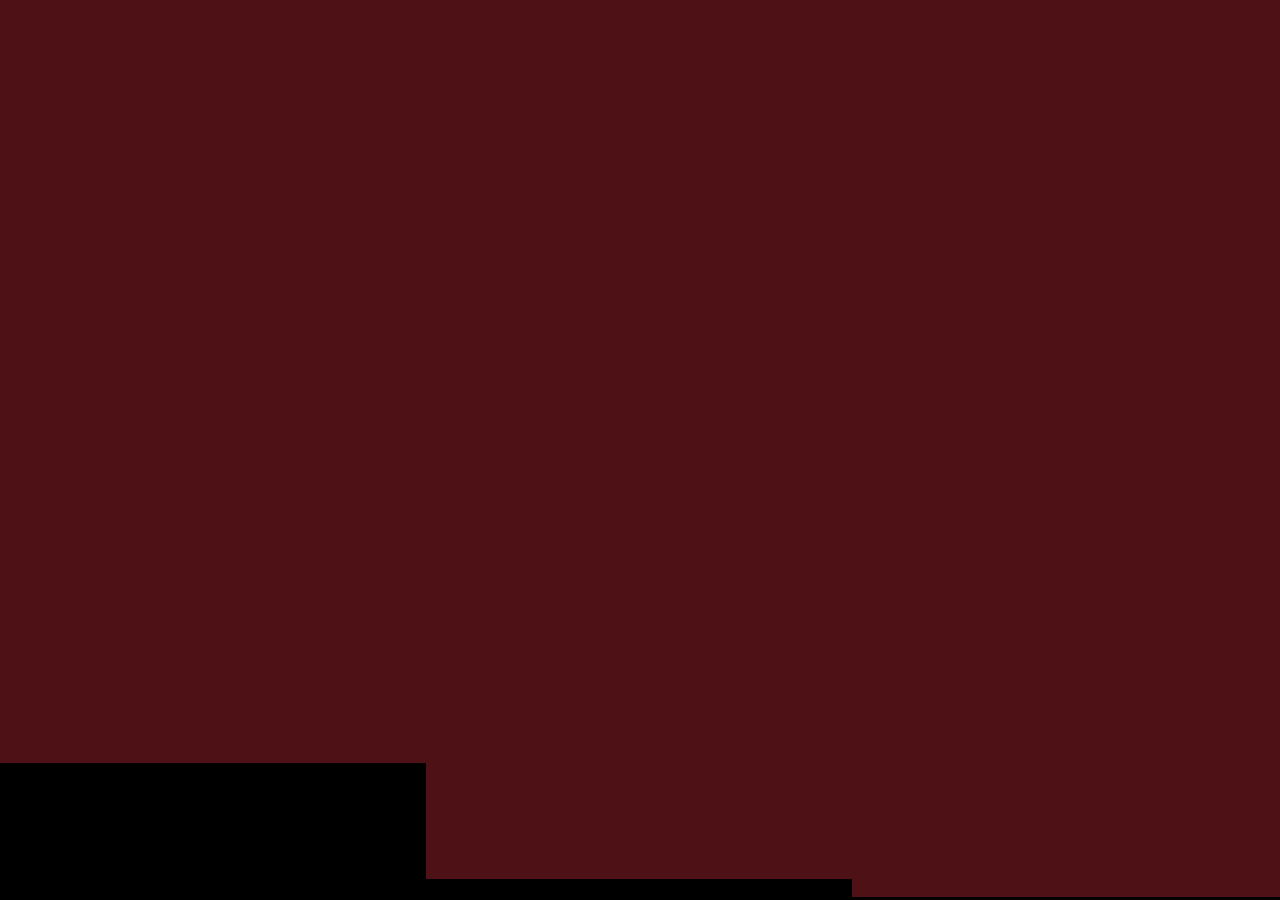
<file: index.html>
<!DOCTYPE html>
<html lang="en">
    <head>
        <meta charset="UTF-8">
        <meta name="viewport" content="width=device-width, initial-scale=1.0">
        <meta name="description" content="Nakedi Tumelo Peta, Junior Cybersecurity Analyst. Threat monitoring, incident response and security assessment.">
        <link rel="stylesheet" href="assets/css/styles.css">
        <title>Nakedi Tumelo Peta | Cyber Security Analyst</title>
    </head>
    <body>
        <!-- OVERLAY -->
        <div class="overlay first"></div>
        <div class="overlay second"></div>
        <div class="overlay third"></div>

        <!-- HEADER -->
        <header class="l-header">
            <nav class="nav bd-grid">
                <div>
                    <a href="index.html" class="nav__logo">Nakedi Peta</a>
                </div>

                <div class="nav__menu" id="nav-menu">
                    <ul class="nav__list">
                        <li class="nav__item"><a href="#home" class="nav__link">Home</a></li>
                        <li class="nav__item"><a href="about.html" class="nav__link">About</a></li>
                        <li class="nav__item"><a href="projects.html" class="nav__link">Projects</a></li>
                        <li class="nav__item"><a href="certifications.html" class="nav__link">Certifications</a></li>
                        <li class="nav__item"><a href="assets/resume/Nakedi_Peta_CV_JuniorCyberAnalyst.pdf" class="nav__link" target="_blank" rel="noopener">CV</a></li>
                        <li class="nav__item"><a href="contact.html" class="nav__link">Contact</a></li>
                    </ul>
                </div>

                <div class="nav__toggle" id="nav-toggle">
                    <ion-icon name="menu"></ion-icon>
                </div>
            </nav>
        </header>

        <!-- MAIN -->
        <main class="l-main bd-grid">
            <div class="home" id="home">
                <div class="home__information">
                    <span class="home__pressent anime-text">Hello, My name is</span>
                    <h1 class="home__title anime-text">Nakedi Tumelo Peta</h1>
                    <span class="home__skill anime-text">Cyber Security Analyst</span>

                    <span class="home__focus anime-text">
                        <!-- Screen readers get the plain list; the animated copy
                             is hidden from them so it is not re-announced on
                             every keystroke. -->
                        <span class="sr-only">SOC Monitoring, ICS / OT Security, Penetration Testing</span>
                        <span class="home__typed" id="home-typed" aria-hidden="true"></span><span class="home__caret" aria-hidden="true">_</span>
                    </span>

                    <div>
                        <a href="assets/resume/Nakedi_Peta_CV_JuniorCyberAnalyst.pdf" class="home__button anime-text" download>DOWNLOAD CV</a>
                    </div>
                </div>

                <div class="home__img">
                    <img src="assets/img/img2.jpg" alt="">
                </div>

                <div class="home__social">
                    <a href="https://www.linkedin.com/in/nakedi-tumelo-peta-30045b381"
                       class="home__social-link" target="_blank" rel="noopener noreferrer"
                       title="LinkedIn" aria-label="LinkedIn profile">
                        <ion-icon name="logo-linkedin" class="home__social-icon"></ion-icon>
                    </a>
                    <a href="https://github.com/naksMann"
                       class="home__social-link" target="_blank" rel="noopener noreferrer"
                       title="GitHub" aria-label="GitHub profile">
                        <ion-icon name="logo-github" class="home__social-icon"></ion-icon>
                    </a>
                    <a href="https://tryhackme.com/room/mwrcybersecvirtualintershipcapstone"
                       class="home__social-link" target="_blank" rel="noopener noreferrer"
                       title="TryHackMe: MWR CyberSec capstone"
                       aria-label="MWR CyberSec capstone room on TryHackMe">
                        <ion-icon name="flag" class="home__social-icon"></ion-icon>
                    </a>
                    <a href="mailto:makgwatatumelo46@gmail.com"
                       class="home__social-link"
                       title="Email" aria-label="Email me">
                        <ion-icon name="mail" class="home__social-icon"></ion-icon>
                    </a>
                </div>

            </div>
        </main>

        <!-- GSAP -->
        <script src="https://cdnjs.cloudflare.com/ajax/libs/gsap/3.2.4/gsap.min.js"></script>

        <!-- MAIN (icons are drawn inline by main.js) -->
        <script src="assets/js/main.js"></script>
    </body>
</html>
</file>
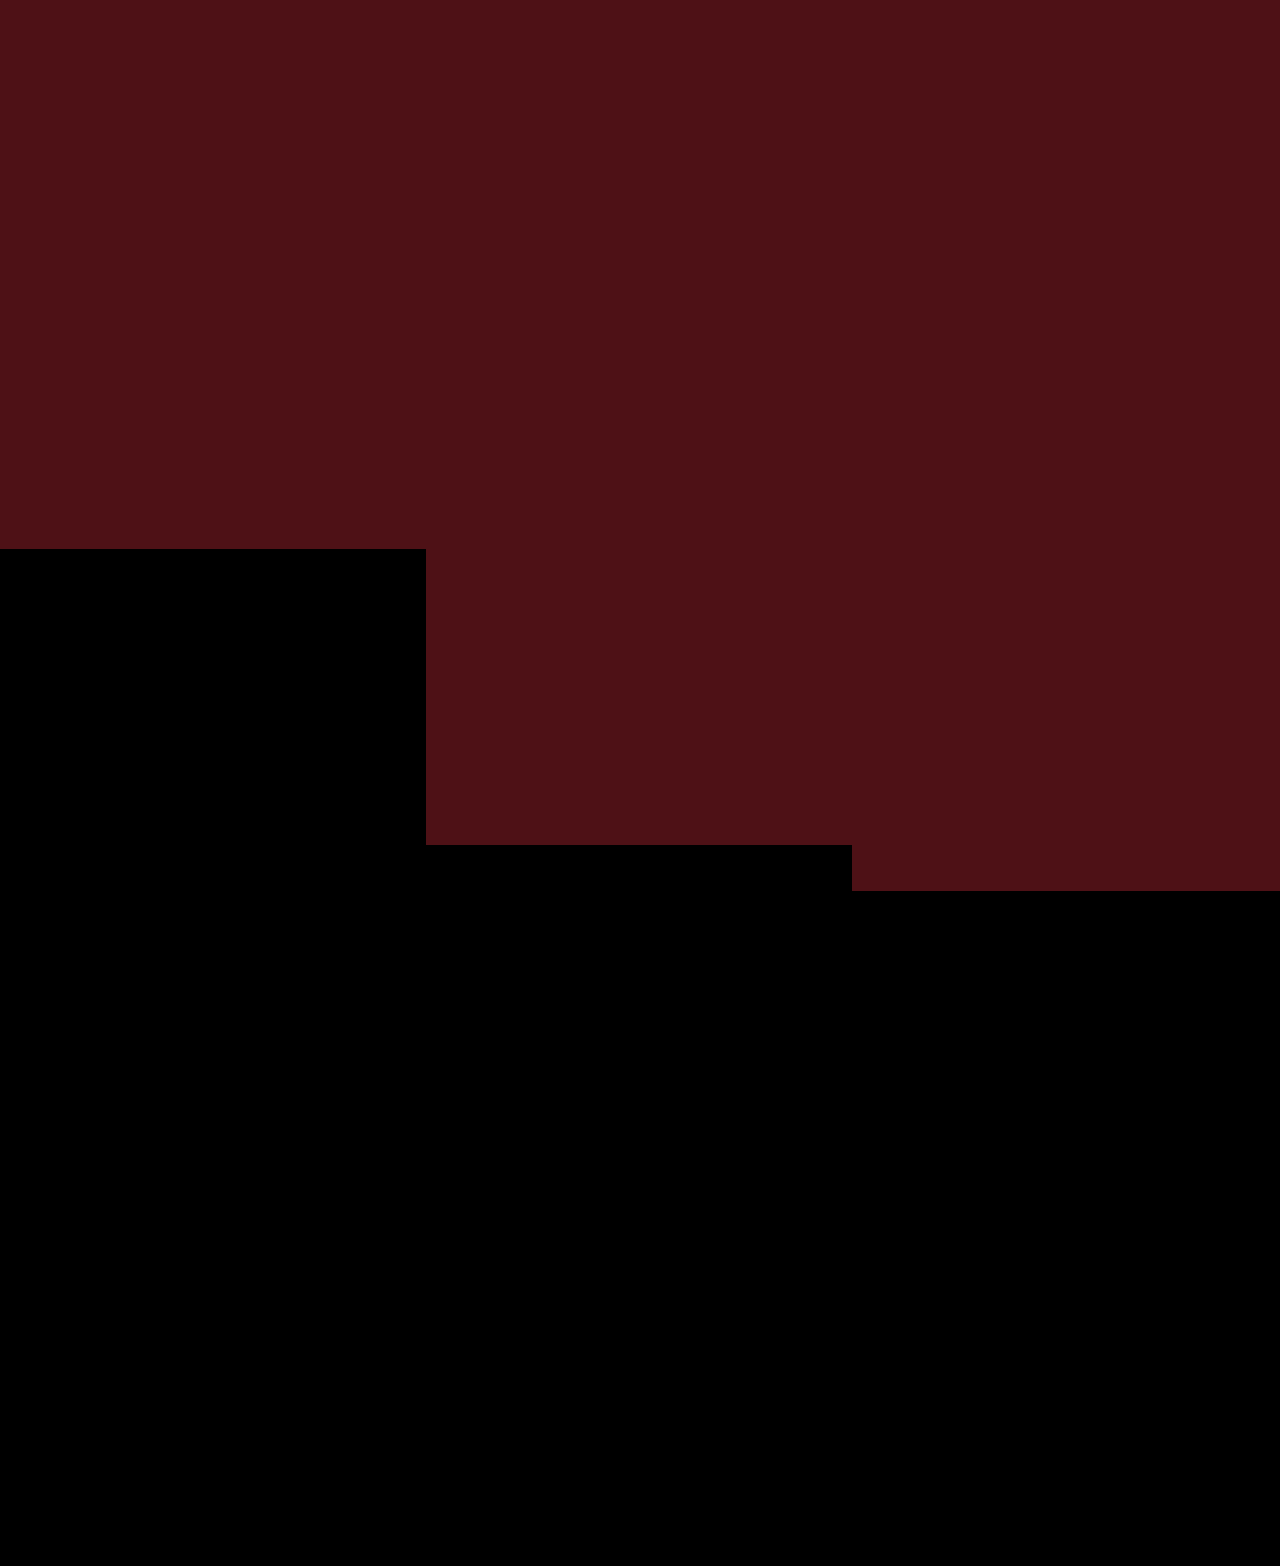
<file: about.html>
<!DOCTYPE html>
<html lang="en">
    <head>
        <meta charset="UTF-8">
        <meta name="viewport" content="width=device-width, initial-scale=1.0">
        <meta name="description" content="About Nakedi Tumelo Peta, Junior Cybersecurity Analyst. SOC monitoring, incident response, penetration testing and ICS/OT security.">
        <link rel="stylesheet" href="assets/css/styles.css">
        <title>About | Nakedi Tumelo Peta</title>
    </head>
    <body>
        <!-- OVERLAY -->
        <div class="overlay first"></div>
        <div class="overlay second"></div>
        <div class="overlay third"></div>

        <!-- HEADER -->
        <header class="l-header">
            <nav class="nav bd-grid">
                <div>
                    <a href="index.html" class="nav__logo">Nakedi Peta</a>
                </div>

                <div class="nav__menu" id="nav-menu">
                    <ul class="nav__list">
                        <li class="nav__item"><a href="index.html#home" class="nav__link">Home</a></li>
                        <li class="nav__item"><a href="about.html" class="nav__link">About</a></li>
                        <li class="nav__item"><a href="projects.html" class="nav__link">Projects</a></li>
                        <li class="nav__item"><a href="certifications.html" class="nav__link">Certifications</a></li>
                        <li class="nav__item"><a href="assets/resume/Nakedi_Peta_CV_JuniorCyberAnalyst.pdf" class="nav__link" target="_blank" rel="noopener">CV</a></li>
                        <li class="nav__item"><a href="contact.html" class="nav__link">Contact</a></li>
                    </ul>
                </div>

                <div class="nav__toggle" id="nav-toggle">
                    <ion-icon name="menu"></ion-icon>
                </div>
            </nav>
        </header>

        <!-- ABOUT -->
        <main>
            <section class="about about--page" id="about">
                <div class="about__container bd-grid">
                    <div class="about__data">
                        <h1 class="about__title">About Me</h1>

                        <p class="about__description">
                            I'm Nakedi Tumelo Peta, a Computer Systems Engineering graduand at Tshwane
                            University of Technology who just wrapped up a twelve-month Cybersecurity
                            Internship at the 4IR Lab in Soshanguve. My work spans SOC monitoring,
                            penetration testing, and ICS/OT security.
                        </p>

                        <p class="about__description">
                            In the SOC I triaged logon and process-creation events in Microsoft Sentinel
                            and Sysmon, documenting playbooks for the next analyst. On the offensive side,
                            I ran a black-box pentest that chained an unrestricted file upload into remote
                            code execution, and assessed a Siemens S7-1200 PLC by issuing an unauthenticated
                            STOP command that halted it mid-run.
                        </p>

                        <p class="about__description">
                            Outside of my work, I build my own tooling: a Wazuh SOC lab with anomaly
                            detection, an Azure honeypot, and an Intrusion-based AI-facial recognition system.
                        </p>

                        <a href="mailto:makgwatatumelo46@gmail.com" class="about__button">Contact Me</a>

                        <h2 class="about__subtitle">Skills</h2>

                        <div class="about__skill-group">
                            <h3 class="about__skill-label">Threat Monitoring &amp; Detection</h3>
                            <div class="about__skills">
                                <span class="about__pill">Microsoft Sentinel</span>
                                <span class="about__pill">KQL</span>
                                <span class="about__pill">Wazuh</span>
                                <span class="about__pill">Sysmon</span>
                                <span class="about__pill">Windows Event Logs</span>
                                <span class="about__pill">File Integrity Monitoring</span>
                            </div>
                        </div>

                        <div class="about__skill-group">
                            <h3 class="about__skill-label">Incident Response</h3>
                            <div class="about__skills">
                                <span class="about__pill">Tier 1 &amp; Tier 2 Triage</span>
                                <span class="about__pill">Investigation Playbooks</span>
                                <span class="about__pill">Insider Threat</span>
                                <span class="about__pill">Brute Force Analysis</span>
                                <span class="about__pill">Shift Handover Reporting</span>
                            </div>
                        </div>

                        <div class="about__skill-group">
                            <h3 class="about__skill-label">Penetration Testing</h3>
                            <div class="about__skills">
                                <span class="about__pill">OWASP Top 10</span>
                                <span class="about__pill">CVSS v3.1</span>
                                <span class="about__pill">MITRE ATT&amp;CK</span>
                                <span class="about__pill">Burp Suite</span>
                                <span class="about__pill">Metasploit</span>
                                <span class="about__pill">Nmap</span>
                                <span class="about__pill">John the Ripper</span>
                                <span class="about__pill">Kali Linux</span>
                            </div>
                        </div>

                        <div class="about__skill-group">
                            <h3 class="about__skill-label">ICS / OT Security</h3>
                            <div class="about__skills">
                                <span class="about__pill">Siemens S7-1200</span>
                                <span class="about__pill">S7comm</span>
                                <span class="about__pill">Modbus TCP</span>
                                <span class="about__pill">OpenPLC</span>
                                <span class="about__pill">Zeek</span>
                                <span class="about__pill">Network Segmentation</span>
                            </div>
                        </div>

                        <div class="about__skill-group">
                            <h3 class="about__skill-label">Systems &amp; Programming</h3>
                            <div class="about__skills">
                                <span class="about__pill">Python</span>
                                <span class="about__pill">JavaScript</span>
                                <span class="about__pill">C++</span>
                                <span class="about__pill">SQL</span>
                                <span class="about__pill">Linux (Ubuntu)</span>
                                <span class="about__pill">Windows</span>
                                <span class="about__pill">Docker</span>
                                <span class="about__pill">Microsoft Azure</span>
                                <span class="about__pill">Flask</span>
                                <span class="about__pill">Grafana</span>
                            </div>
                        </div>
                    </div>

                    <div class="about__img-container">
                        <img src="assets/img/aboutmepic.png" alt="Portrait of Nakedi Tumelo Peta" class="about__img">
                    </div>
                </div>
            </section>
        </main>

        <!-- GSAP -->
        <script src="https://cdnjs.cloudflare.com/ajax/libs/gsap/3.2.4/gsap.min.js"></script>

        <!-- MAIN (icons are drawn inline by main.js) -->
        <script src="assets/js/main.js"></script>
    </body>
</html>
</file>
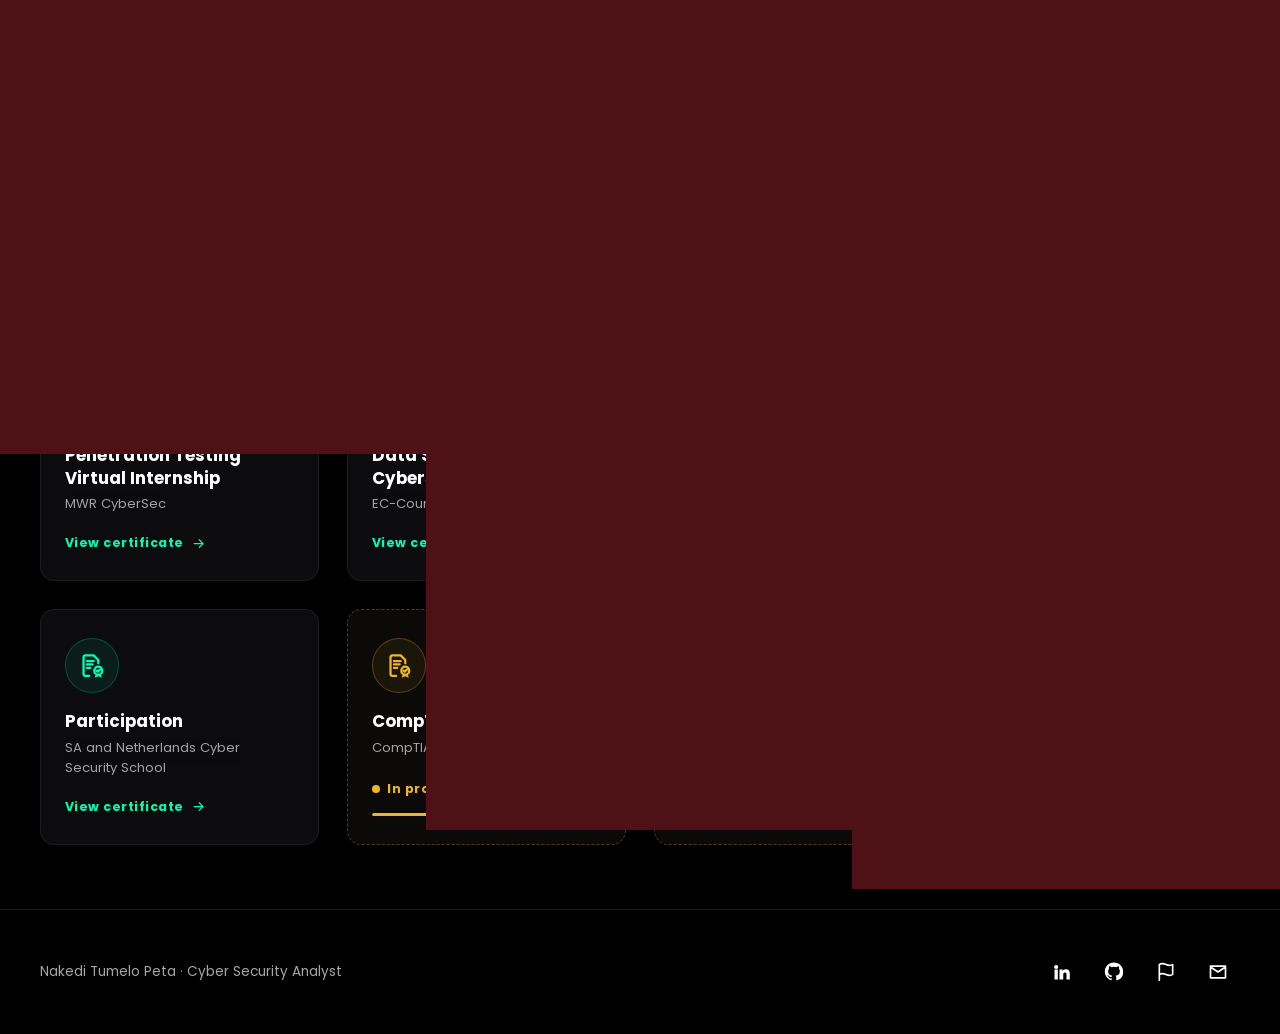
<file: certifications.html>
<!DOCTYPE html>
<html lang="en">
    <head>
        <meta charset="UTF-8">
        <meta name="viewport" content="width=device-width, initial-scale=1.0">
        <meta name="description" content="Certifications and training held by Nakedi Tumelo Peta, including MWR CyberSec penetration testing, EC-Council data science in cybersecurity, and CompTIA Security+ and Cisco CCNA in progress.">
        <link rel="stylesheet" href="assets/css/styles.css">
        <title>Certifications | Nakedi Tumelo Peta</title>
    </head>
    <body>
        <!-- OVERLAY -->
        <div class="overlay first"></div>
        <div class="overlay second"></div>
        <div class="overlay third"></div>

        <!-- HEADER -->
        <header class="l-header">
            <nav class="nav bd-grid">
                <div>
                    <a href="index.html" class="nav__logo">Nakedi Peta</a>
                </div>

                <div class="nav__menu" id="nav-menu">
                    <ul class="nav__list">
                        <li class="nav__item"><a href="index.html#home" class="nav__link">Home</a></li>
                        <li class="nav__item"><a href="about.html" class="nav__link">About</a></li>
                        <li class="nav__item"><a href="projects.html" class="nav__link">Projects</a></li>
                        <li class="nav__item"><a href="certifications.html" class="nav__link">Certifications</a></li>
                        <li class="nav__item"><a href="assets/resume/Nakedi_Peta_CV_JuniorCyberAnalyst.pdf" class="nav__link" target="_blank" rel="noopener">CV</a></li>
                        <li class="nav__item"><a href="contact.html" class="nav__link">Contact</a></li>
                    </ul>
                </div>

                <div class="nav__toggle" id="nav-toggle">
                    <ion-icon name="menu"></ion-icon>
                </div>
            </nav>
        </header>

        <!-- CERTIFICATIONS -->
        <main>
            <section class="certs" id="certifications">
                <div class="bd-grid">
                    <h1 class="certs__title">Certifications</h1>
                    <p class="certs__intro">
                        Training completed and in progress. Select any earned certificate to read it.
                    </p>

                    <!-- Cards are rendered here by assets/js/main.js -->
                    <div class="certs__grid" id="certs-grid"></div>
                </div>
            </section>
        </main>

        <!-- FOOTER -->
        <footer class="footer">
            <div class="bd-grid footer__inner">
                <p class="footer__text">Nakedi Tumelo Peta &middot; Cyber Security Analyst</p>
                <div class="footer__social">
                    <a href="https://www.linkedin.com/in/nakedi-tumelo-peta-30045b381" class="footer__link" target="_blank" rel="noopener noreferrer" title="LinkedIn" aria-label="LinkedIn profile">
                        <ion-icon name="logo-linkedin"></ion-icon>
                    </a>
                    <a href="https://github.com/naksMann" class="footer__link" target="_blank" rel="noopener noreferrer" title="GitHub" aria-label="GitHub profile">
                        <ion-icon name="logo-github"></ion-icon>
                    </a>
                    <a href="https://tryhackme.com/room/mwrcybersecvirtualintershipcapstone" class="footer__link" target="_blank" rel="noopener noreferrer" title="TryHackMe: MWR CyberSec capstone" aria-label="MWR CyberSec capstone room on TryHackMe">
                        <ion-icon name="flag"></ion-icon>
                    </a>
                    <a href="mailto:makgwatatumelo46@gmail.com" class="footer__link" title="Email" aria-label="Email me">
                        <ion-icon name="mail"></ion-icon>
                    </a>
                </div>
            </div>
        </footer>

        <!-- DETAIL MODAL (shared with projects.html) -->
        <div class="modal" id="project-modal" hidden>
            <div class="modal__backdrop" data-close-modal></div>

            <div class="modal__panel" role="dialog" aria-modal="true" aria-labelledby="modal-title">
                <button class="modal__close" type="button" data-close-modal aria-label="Close">
                    <ion-icon name="close"></ion-icon>
                </button>

                <div class="modal__scroll">
                    <span class="modal__subtitle" id="modal-subtitle"></span>
                    <h2 class="modal__title" id="modal-title"></h2>
                    <div class="modal__tags" id="modal-tags"></div>
                    <div class="modal__body" id="modal-body"></div>

                    <div class="modal__section" id="modal-video-section" hidden>
                        <h3 class="modal__section-title">Walkthrough</h3>
                        <div class="modal__video"><iframe id="modal-video" title="Walkthrough video" allow="accelerometer; clipboard-write; encrypted-media; gyroscope; picture-in-picture" allowfullscreen></iframe></div>
                    </div>

                    <div class="modal__section" id="modal-docs-section">
                        <h3 class="modal__section-title">Certificate</h3>
                        <div class="modal__doc-tabs" id="modal-doc-tabs"></div>
                        <div class="modal__viewer">
                            <iframe id="modal-doc-frame" title="Certificate"></iframe>
                        </div>
                        <a class="modal__doc-open" id="modal-doc-open" href="#" target="_blank" rel="noopener">
                            <ion-icon name="document-text"></ion-icon>
                            Open the full certificate
                        </a>
                    </div>
                </div>
            </div>
        </div>

        <!-- GSAP -->
        <script src="https://cdnjs.cloudflare.com/ajax/libs/gsap/3.2.4/gsap.min.js"></script>

        <!-- DATA + MAIN (icons are drawn inline by main.js) -->
        <script src="assets/js/certs.js"></script>
        <script src="assets/js/main.js"></script>
    </body>
</html>
</file>
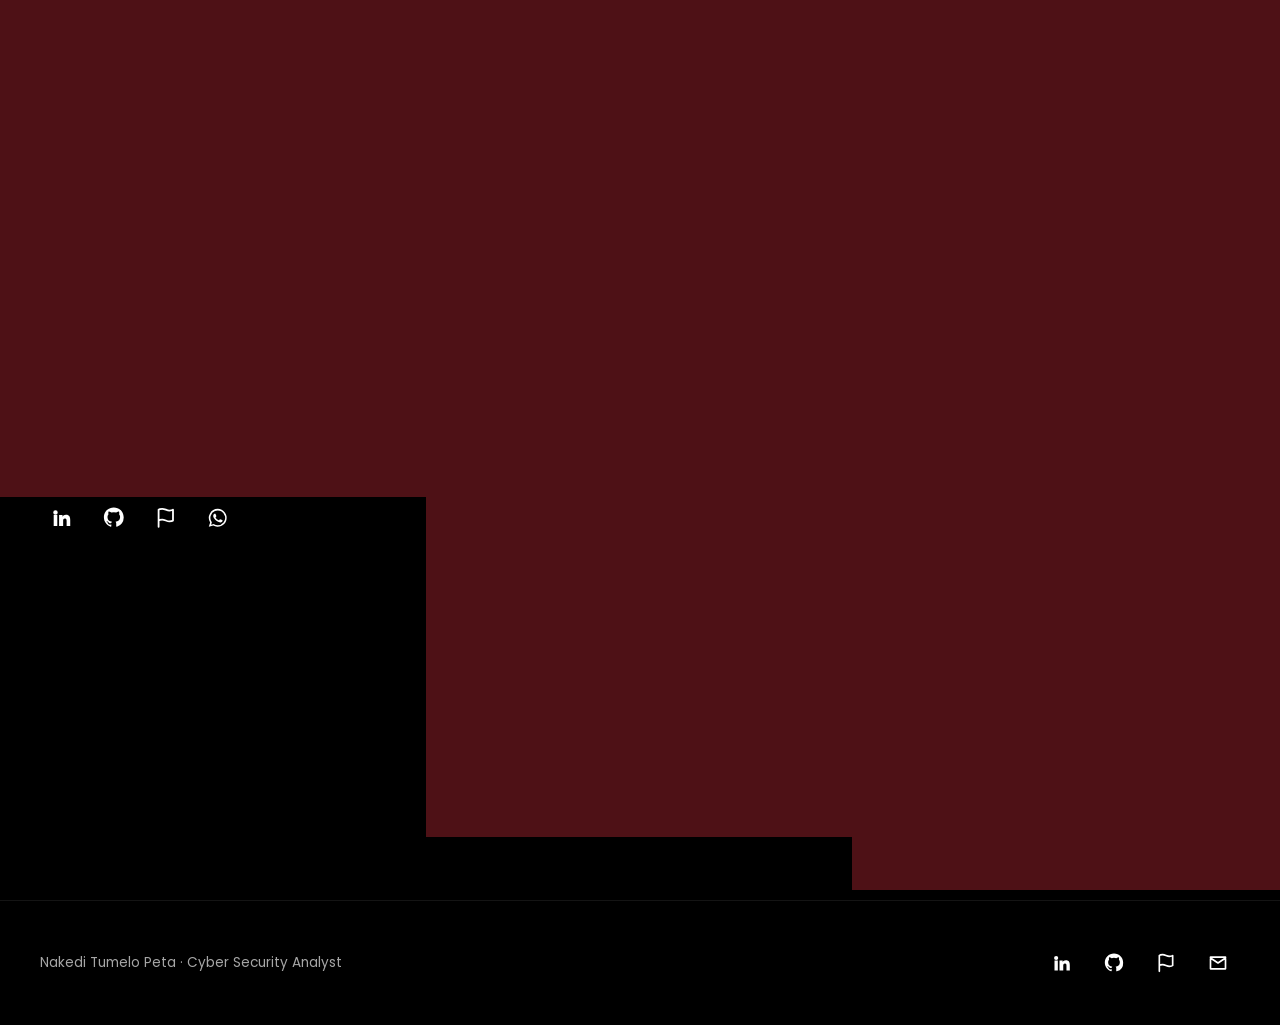
<file: contact.html>
<!DOCTYPE html>
<html lang="en">
    <head>
        <meta charset="UTF-8">
        <meta name="viewport" content="width=device-width, initial-scale=1.0">
        <meta name="description" content="Contact Nakedi Tumelo Peta, Junior Cybersecurity Analyst based in Centurion, Gauteng, South Africa.">
        <link rel="stylesheet" href="assets/css/styles.css">
        <title>Contact | Nakedi Tumelo Peta</title>
    </head>
    <body>
        <!-- OVERLAY -->
        <div class="overlay first"></div>
        <div class="overlay second"></div>
        <div class="overlay third"></div>

        <!-- HEADER -->
        <header class="l-header">
            <nav class="nav bd-grid">
                <div>
                    <a href="index.html" class="nav__logo">Nakedi Peta</a>
                </div>

                <div class="nav__menu" id="nav-menu">
                    <ul class="nav__list">
                        <li class="nav__item"><a href="index.html#home" class="nav__link">Home</a></li>
                        <li class="nav__item"><a href="about.html" class="nav__link">About</a></li>
                        <li class="nav__item"><a href="projects.html" class="nav__link">Projects</a></li>
                        <li class="nav__item"><a href="certifications.html" class="nav__link">Certifications</a></li>
                        <li class="nav__item"><a href="assets/resume/Nakedi_Peta_CV_JuniorCyberAnalyst.pdf" class="nav__link" target="_blank" rel="noopener">CV</a></li>
                        <li class="nav__item"><a href="contact.html" class="nav__link">Contact</a></li>
                    </ul>
                </div>

                <div class="nav__toggle" id="nav-toggle">
                    <ion-icon name="menu"></ion-icon>
                </div>
            </nav>
        </header>

        <!-- CONTACT -->
        <main>
            <section class="contact" id="contact">
                <div class="bd-grid">
                    <h1 class="contact__title">Contact Me</h1>

                    <div class="contact__container">
                        <!-- DETAILS -->
                        <div class="contact__info">
                            <a class="contact__item" href="mailto:makgwatatumelo46@gmail.com">
                                <span class="contact__icon"><ion-icon name="mail"></ion-icon></span>
                                <span>makgwatatumelo46@gmail.com</span>
                            </a>

                            <a class="contact__item" href="tel:+27633111040">
                                <span class="contact__icon"><ion-icon name="call"></ion-icon></span>
                                <span>+27 63 311 1040</span>
                            </a>

                            <p class="contact__item">
                                <span class="contact__icon"><ion-icon name="location"></ion-icon></span>
                                <span>Centurion, Gauteng, South Africa</span>
                            </p>

                            <p class="contact__item">
                                <span class="contact__icon"><ion-icon name="time"></ion-icon></span>
                                <span>Open to opportunities, available to relocate</span>
                            </p>

                            <div class="contact__social">
                                <a href="https://www.linkedin.com/in/nakedi-tumelo-peta-30045b381" class="contact__social-link" target="_blank" rel="noopener noreferrer" title="LinkedIn" aria-label="LinkedIn profile">
                                    <ion-icon name="logo-linkedin"></ion-icon>
                                </a>
                                <a href="https://github.com/naksMann" class="contact__social-link" target="_blank" rel="noopener noreferrer" title="GitHub" aria-label="GitHub profile">
                                    <ion-icon name="logo-github"></ion-icon>
                                </a>
                                <a href="https://tryhackme.com/room/mwrcybersecvirtualintershipcapstone" class="contact__social-link" target="_blank" rel="noopener noreferrer" title="TryHackMe: MWR CyberSec capstone" aria-label="MWR CyberSec capstone room on TryHackMe">
                                    <ion-icon name="flag"></ion-icon>
                                </a>
                                <a href="https://wa.me/27633111040" class="contact__social-link" target="_blank" rel="noopener noreferrer" title="WhatsApp" aria-label="Message me on WhatsApp">
                                    <ion-icon name="logo-whatsapp"></ion-icon>
                                </a>
                            </div>
                        </div>

                        <!-- FORM -->
                        <!-- Delivery is handled by Web3Forms, because GitHub Pages
                             serves static files only and cannot send mail itself.
                             SETUP: get a free access key at https://web3forms.com
                             (enter your email, they send the key), then paste it
                             into the access_key value below. Until you do, the form
                             falls back to opening the visitor's email app. -->
                        <form class="contact__form" id="contact-form"
                              action="https://api.web3forms.com/submit" method="POST" novalidate>

                            <input type="hidden" name="access_key" id="contact-key"
                                   value="PASTE_YOUR_WEB3FORMS_ACCESS_KEY_HERE">
                            <input type="hidden" name="subject" value="New message from your portfolio">
                            <input type="hidden" name="from_name" value="Portfolio contact form">

                            <!-- Honeypot. Hidden from people and from screen readers,
                                 so anything that fills it in is a bot. -->
                            <input type="checkbox" name="botcheck" class="contact__botcheck"
                                   tabindex="-1" autocomplete="off" aria-hidden="true">

                            <div class="contact__field">
                                <label class="sr-only" for="contact-name">Your name</label>
                                <input class="contact__input" type="text" id="contact-name" name="name"
                                       placeholder="Name" autocomplete="name" required>
                            </div>

                            <div class="contact__field">
                                <label class="sr-only" for="contact-email">Your email address</label>
                                <input class="contact__input" type="email" id="contact-email" name="email"
                                       placeholder="Email" autocomplete="email" required>
                            </div>

                            <div class="contact__field">
                                <label class="sr-only" for="contact-message">Your message</label>
                                <textarea class="contact__input contact__textarea" id="contact-message" name="message"
                                          placeholder="Message" rows="7" required></textarea>
                            </div>

                            <p class="contact__status" id="contact-status" role="status" aria-live="polite"></p>

                            <button class="contact__submit" type="submit">Send Message</button>
                        </form>
                    </div>
                </div>
            </section>
        </main>

        <!-- FOOTER -->
        <footer class="footer">
            <div class="bd-grid footer__inner">
                <p class="footer__text">Nakedi Tumelo Peta &middot; Cyber Security Analyst</p>
                <div class="footer__social">
                    <a href="https://www.linkedin.com/in/nakedi-tumelo-peta-30045b381" class="footer__link" target="_blank" rel="noopener noreferrer" title="LinkedIn" aria-label="LinkedIn profile">
                        <ion-icon name="logo-linkedin"></ion-icon>
                    </a>
                    <a href="https://github.com/naksMann" class="footer__link" target="_blank" rel="noopener noreferrer" title="GitHub" aria-label="GitHub profile">
                        <ion-icon name="logo-github"></ion-icon>
                    </a>
                    <a href="https://tryhackme.com/room/mwrcybersecvirtualintershipcapstone" class="footer__link" target="_blank" rel="noopener noreferrer" title="TryHackMe: MWR CyberSec capstone" aria-label="MWR CyberSec capstone room on TryHackMe">
                        <ion-icon name="flag"></ion-icon>
                    </a>
                    <a href="mailto:makgwatatumelo46@gmail.com" class="footer__link" title="Email" aria-label="Email me">
                        <ion-icon name="mail"></ion-icon>
                    </a>
                </div>
            </div>
        </footer>

        <!-- GSAP -->
        <script src="https://cdnjs.cloudflare.com/ajax/libs/gsap/3.2.4/gsap.min.js"></script>

        <!-- MAIN (icons are drawn inline by main.js) -->
        <script src="assets/js/main.js"></script>
    </body>
</html>
</file>
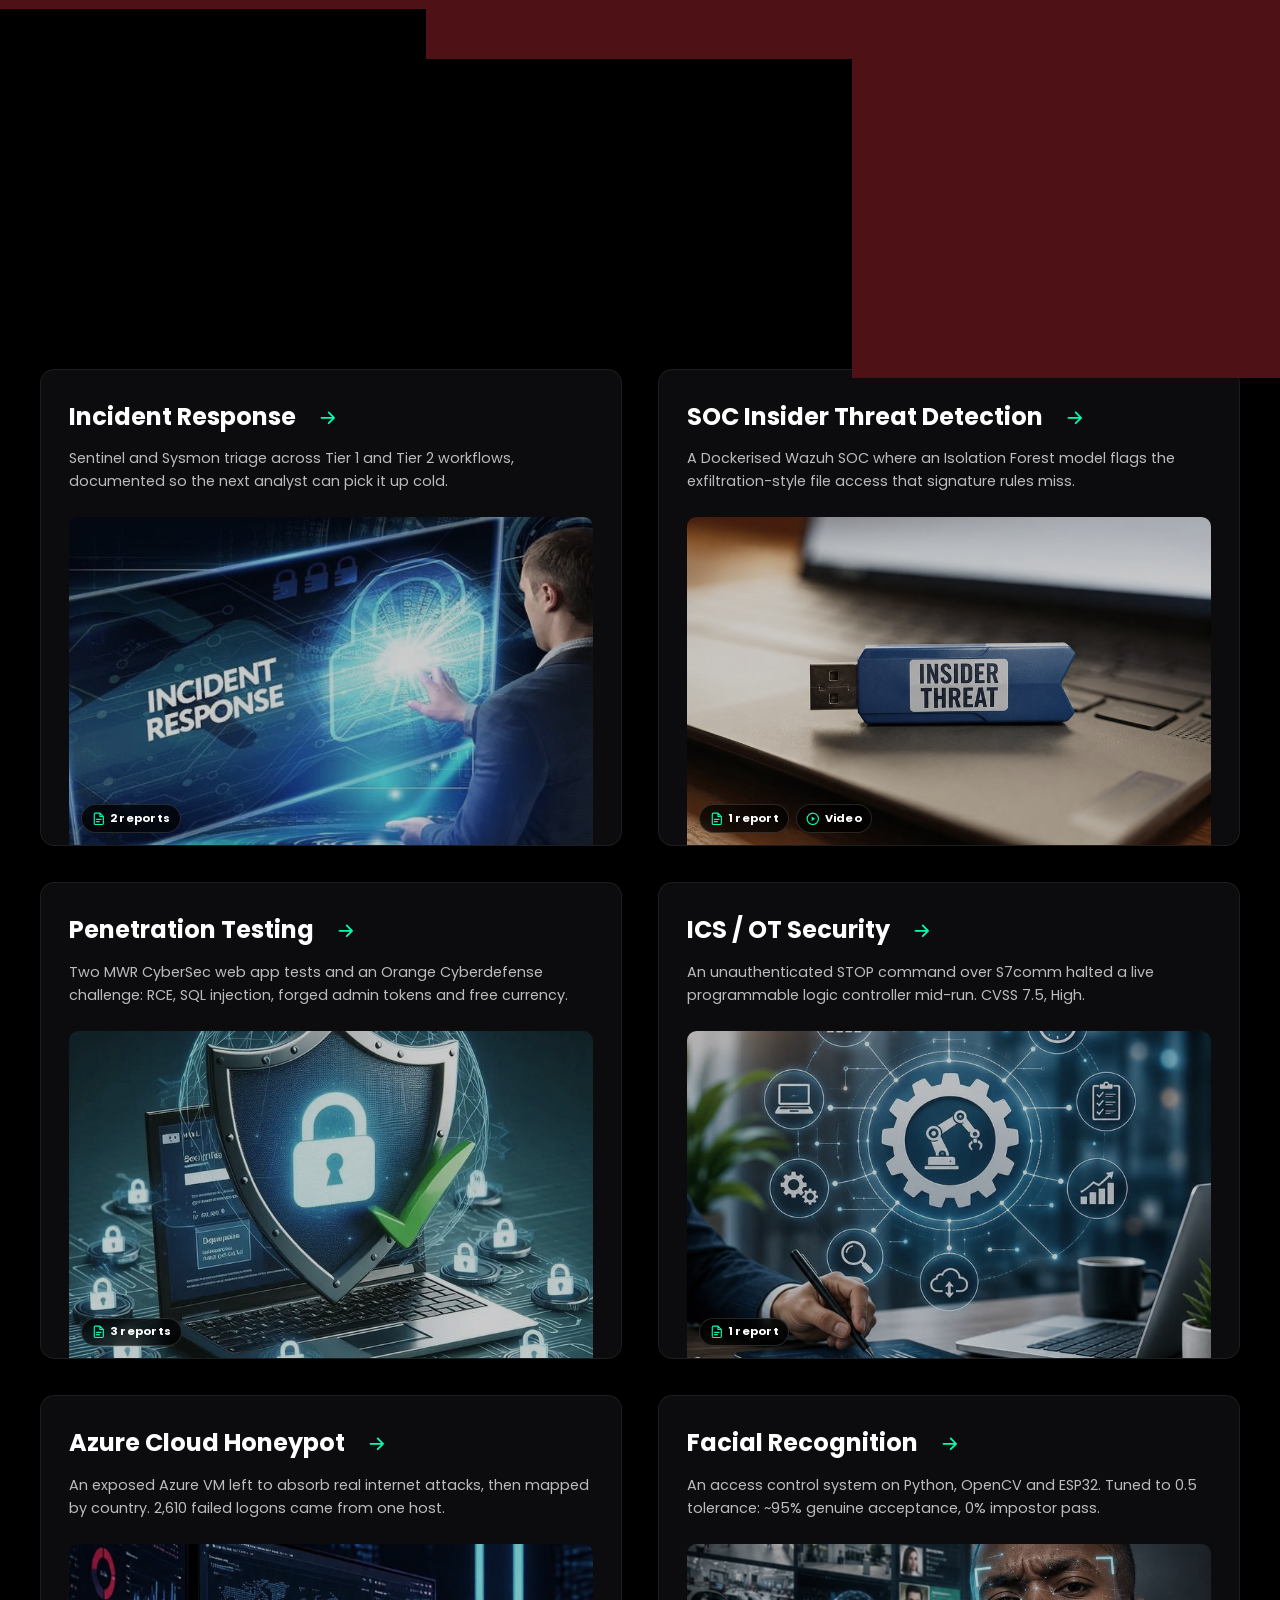
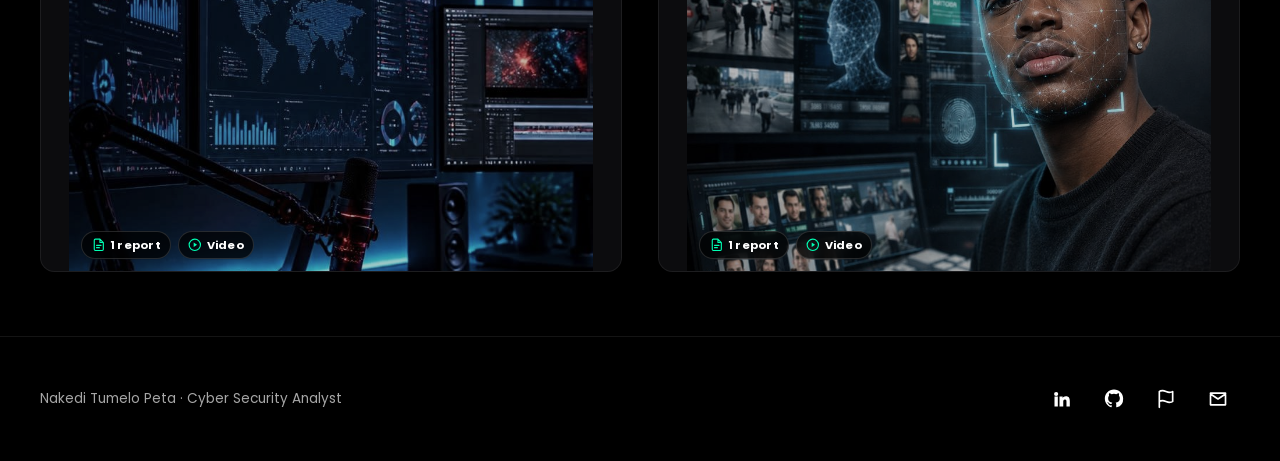
<file: projects.html>
<!DOCTYPE html>
<html lang="en">
    <head>
        <meta charset="UTF-8">
        <meta name="viewport" content="width=device-width, initial-scale=1.0">
        <meta name="description" content="Security projects by Nakedi Tumelo Peta: SOC incident response, web application penetration testing, ICS/OT assessment, a web security CTF, cloud honeypot analysis and facial recognition access control.">
        <link rel="stylesheet" href="assets/css/styles.css">
        <title>Projects | Nakedi Tumelo Peta</title>
    </head>
    <body>
        <!-- OVERLAY -->
        <div class="overlay first"></div>
        <div class="overlay second"></div>
        <div class="overlay third"></div>

        <!-- HEADER -->
        <header class="l-header">
            <nav class="nav bd-grid">
                <div>
                    <a href="index.html" class="nav__logo">Nakedi Peta</a>
                </div>

                <div class="nav__menu" id="nav-menu">
                    <ul class="nav__list">
                        <li class="nav__item"><a href="index.html#home" class="nav__link">Home</a></li>
                        <li class="nav__item"><a href="about.html" class="nav__link">About</a></li>
                        <li class="nav__item"><a href="projects.html" class="nav__link">Projects</a></li>
                        <li class="nav__item"><a href="certifications.html" class="nav__link">Certifications</a></li>
                        <li class="nav__item"><a href="assets/resume/Nakedi_Peta_CV_JuniorCyberAnalyst.pdf" class="nav__link" target="_blank" rel="noopener">CV</a></li>
                        <li class="nav__item"><a href="contact.html" class="nav__link">Contact</a></li>
                    </ul>
                </div>

                <div class="nav__toggle" id="nav-toggle">
                    <ion-icon name="menu"></ion-icon>
                </div>
            </nav>
        </header>

        <!-- PROJECTS -->
        <main>
            <section class="works" id="projects">
                <div class="bd-grid">
                    <h1 class="works__title">Recent Works</h1>
                    <p class="works__intro">
                        Six security engagements, each with the report it produced. Select a project to
                        read the documentation and watch the walkthrough where one exists.
                    </p>

                    <!-- Cards are rendered here by assets/js/projects.js -->
                    <div class="works__grid" id="works-grid"></div>
                </div>
            </section>
        </main>

        <!-- FOOTER -->
        <footer class="footer">
            <div class="bd-grid footer__inner">
                <p class="footer__text">Nakedi Tumelo Peta &middot; Cyber Security Analyst</p>
                <div class="footer__social">
                    <a href="https://www.linkedin.com/in/nakedi-tumelo-peta-30045b381" class="footer__link" target="_blank" rel="noopener noreferrer" title="LinkedIn" aria-label="LinkedIn profile">
                        <ion-icon name="logo-linkedin"></ion-icon>
                    </a>
                    <a href="https://github.com/naksMann" class="footer__link" target="_blank" rel="noopener noreferrer" title="GitHub" aria-label="GitHub profile">
                        <ion-icon name="logo-github"></ion-icon>
                    </a>
                    <a href="https://tryhackme.com/room/mwrcybersecvirtualintershipcapstone" class="footer__link" target="_blank" rel="noopener noreferrer" title="TryHackMe: MWR CyberSec capstone" aria-label="MWR CyberSec capstone room on TryHackMe">
                        <ion-icon name="flag"></ion-icon>
                    </a>
                    <a href="mailto:makgwatatumelo46@gmail.com" class="footer__link" title="Email" aria-label="Email me">
                        <ion-icon name="mail"></ion-icon>
                    </a>
                </div>
            </div>
        </footer>

        <!-- PROJECT MODAL -->
        <div class="modal" id="project-modal" hidden>
            <div class="modal__backdrop" data-close-modal></div>

            <div class="modal__panel" role="dialog" aria-modal="true" aria-labelledby="modal-title">
                <button class="modal__close" type="button" data-close-modal aria-label="Close project">
                    <ion-icon name="close"></ion-icon>
                </button>

                <div class="modal__scroll">
                    <span class="modal__subtitle" id="modal-subtitle"></span>
                    <h2 class="modal__title" id="modal-title"></h2>
                    <div class="modal__tags" id="modal-tags"></div>
                    <div class="modal__body" id="modal-body"></div>

                    <div class="modal__section" id="modal-video-section" hidden>
                        <h3 class="modal__section-title">Walkthrough</h3>
                        <div class="modal__video"><iframe id="modal-video" title="Project walkthrough video" allow="accelerometer; clipboard-write; encrypted-media; gyroscope; picture-in-picture" allowfullscreen></iframe></div>
                    </div>

                    <div class="modal__section" id="modal-docs-section">
                        <h3 class="modal__section-title">Documentation</h3>
                        <div class="modal__doc-tabs" id="modal-doc-tabs"></div>
                        <div class="modal__viewer">
                            <iframe id="modal-doc-frame" title="Project report"></iframe>
                        </div>
                        <a class="modal__doc-open" id="modal-doc-open" href="#" target="_blank" rel="noopener">
                            <ion-icon name="document-text"></ion-icon>
                            Open the full report
                        </a>
                    </div>
                </div>
            </div>
        </div>

        <!-- GSAP -->
        <script src="https://cdnjs.cloudflare.com/ajax/libs/gsap/3.2.4/gsap.min.js"></script>

        <!-- DATA + MAIN (icons are drawn inline by main.js) -->
        <script src="assets/js/projects.js"></script>
        <script src="assets/js/main.js"></script>
    </body>
</html>
</file>
<file: assets/css/styles.css>
@import url("https://fonts.googleapis.com/css2?family=Poppins:wght@400;700&display=swap");
/*----- VARIABLES CSS Y SASS -----*/
/*Varibles sass*/
/*Variables css*/
/*Colores*/
:root {
  --first-color: #4E1116;
  --black-color: #000;
  --white-color: #FFF;
  --scan-color: #00ffb3;
}

/*Fuente y tipografia*/
:root {
  --body-font: 'Poppins', sans-serif;
  --h1-font-size: 2.5rem;
  --h2-font-size: 1rem;
  --normal-font-size: 0.93rem;
  --small-font-size: 0.81rem;
}

@media screen and (min-width: 768px) {
  :root {
    --h1-font-size: 4.5rem;
    --h2-font-size: 2rem;
    --normal-font-size: 1rem;
    --small-font-size: 1.37rem;
  }
}

/*z index*/
:root {
  --z-back: -10;
  --z-normal: 1;
  --z-tooltip: 10;
  --z-fixed: 100;
  --z-modal: 1000;
}

/*----- ICONS -----*/
/* Icons are inline SVG injected by main.js. Sized in em so every existing
   font-size rule keeps controlling the icon exactly as it did before. */
ion-icon {
  display: inline-flex;
  align-items: center;
  justify-content: center;
  width: 1em;
  height: 1em;
  flex-shrink: 0;
}

ion-icon svg {
  width: 100%;
  height: 100%;
  display: block;
}

/*----- BASE -----*/
*, ::before, ::after {
  -webkit-box-sizing: border-box;
          box-sizing: border-box;
}

body {
  margin: 3rem 0 0 0;
  font-family: var(--body-font);
  background-color: var(--black-color);
  color: var(--white-color);
  font-weight: 700;
}

h1, h2 {
  margin: 0;
}

ul {
  margin: 0;
  padding: 0;
  list-style: none;
}

a {
  text-decoration: none;
}

img {
  max-width: 100%;
  height: auto;
}

/*----- LAYOUT -----*/
.bd-grid {
  max-width: 1200px;
  margin-left: 1rem;
  margin-right: 1rem;
}

.l-header {
  width: 100%;
  position: fixed;
  top: 0;
  left: 0;
  z-index: var(--z-fixed);
  background-color: var(--black-color);
}

/*----- PAGES -----*/
/*Nav*/
.nav {
  height: 3rem;
  display: -webkit-box;
  display: -ms-flexbox;
  display: flex;
  -webkit-box-pack: justify;
      -ms-flex-pack: justify;
          justify-content: space-between;
  -webkit-box-align: center;
      -ms-flex-align: center;
          align-items: center;
  font-weight: 700;
}

/* 767.98px, not 768px: the desktop block below is min-width 768px, so at
   exactly 768px both used to apply. That hid the hamburger while leaving the
   menu parked off-screen, making the nav unreachable at iPad portrait width. */
@media screen and (max-width: 767.98px) {
  .nav__menu {
    position: fixed;
    top: -100%;
    left: 0;
    background-image: -webkit-gradient(linear, left top, left bottom, from(var(--black-color)), to(var(--first-color)));
    background-image: linear-gradient(var(--black-color), var(--first-color));
    width: 100%;
    /* Was a fixed height: 45%. With six nav items the list needed more room
       than that on most phones, so the last links rendered outside the panel,
       and in landscape they fell off screen entirely. Size to the content and
       scroll only if the screen really is too short. */
    max-height: calc(100vh - 3rem);
    overflow-y: auto;
    padding: 1.5rem 1.5rem .5rem;
    border-radius: 0 0 1rem 1rem;
    -webkit-transition: .5s;
    transition: .5s;
  }
  .nav__item {
    margin-bottom: 1.5rem;
  }
}

.nav__list {
  text-align: center;
}

.nav__item {
  margin-bottom: 2rem;
}

.nav__link {
  color: var(--white-color);
}

.nav__link:hover,
.nav__link.active-link {
  position: relative;
}

.nav__link:hover::after,
.nav__link.active-link::after {
  position: absolute;
  content: '';
  width: 1.5rem;
  height: 0.1875rem;
  left: 0.125rem;
  top: 2.125rem;
  background-color: var(--first-color);
}

/* Focus rings use --scan-color, not --first-color: the maroon only reaches
   1.42:1 against the black page, so a keyboard user could not see it. */
.nav__link:focus-visible,
.nav__logo:focus-visible {
  outline: 2px solid var(--scan-color);
  outline-offset: 3px;
  border-radius: .2rem;
}

.nav__logo {
  font-size: var(--normal-font-size);
  color: var(--white-color);
}

.nav__toggle {
  font-size: 1.5rem;
  cursor: pointer;
}

/*Aparecer menu*/
.show {
  top: 3rem;
}

/*Home*/
.l-main {
  /* min-height, not height: on a landscape phone the hero content is taller
     than the viewport, and a fixed height made it spill out of its own box.
     display:grid is what makes that work. A percentage height on .home cannot
     resolve against a min-height parent, so .home collapsed to its content and
     the hero stopped centring. As a grid container the row stretches to fill,
     giving .home a real height to centre within, while still growing when the
     content is taller than the screen. */
  display: grid;
  min-height: calc(100vh - 3rem);
  background-color: var(--black-color);
}

.home {
  display: -ms-grid;
  display: grid;
  -ms-grid-columns: 1fr;
      grid-template-columns: 1fr;
  -ms-grid-rows: max-content max-content;
      grid-template-rows: -webkit-max-content -webkit-max-content;
      grid-template-rows: max-content max-content;
  -ms-flex-line-pack: distribute;
      align-content: space-around;
  row-gap: 2.3rem;
  font-weight: 700;
}

.home__information {
  padding-left: 1.5rem;
  border-left: 5px solid var(--white-color);
  z-index: var(--z-tooltip);
}

.home__pressent {
  font-size: var(--small-font-size);
}

.home__title {
  font-size: var(--h1-font-size);
}

.home__skill {
  font-size: var(--h2-font-size);
}

/* Rotating specialisms under the role. System monospace, so it reads as a
   terminal without downloading another font. */
.home__focus {
  display: block;
  margin-top: .55rem;
  /* Reserve the line height so nothing shifts while the text types out. */
  min-height: 1.6em;
  font-family: ui-monospace, "Cascadia Mono", "Segoe UI Mono", "SF Mono", Menlo, Consolas, monospace;
  font-size: .95rem;
  font-weight: 400;
  letter-spacing: .02em;
  color: var(--scan-color);
}

.home__caret {
  display: inline-block;
  margin-left: .1em;
  -webkit-animation: caret-blink 1.1s steps(1) infinite;
          animation: caret-blink 1.1s steps(1) infinite;
}

@-webkit-keyframes caret-blink {
  0%, 49%   { opacity: 1; }
  50%, 100% { opacity: 0; }
}

@keyframes caret-blink {
  0%, 49%   { opacity: 1; }
  50%, 100% { opacity: 0; }
}

@media (prefers-reduced-motion: reduce) {
  .home__caret {
    -webkit-animation: none;
            animation: none;
    opacity: 1;
  }
}

.home__button {
  display: inline-block;
  margin-top: 1.5rem;
  font-size: .75rem;
  color: var(--white-color);
  padding: .625rem 1rem;
  border-radius: .25rem;
  background-image: -webkit-gradient(linear, left top, right top, from(var(--black-color)), to(var(--first-color)));
  background-image: linear-gradient(to right, var(--black-color), var(--first-color));
  -webkit-transition: -webkit-transform .3s, -webkit-box-shadow .3s;
  transition: transform .3s, box-shadow .3s, -webkit-transform .3s, -webkit-box-shadow .3s;
}

.home__button:hover,
.home__button:focus-visible {
  -webkit-transform: translateY(-2px);
      -ms-transform: translateY(-2px);
          transform: translateY(-2px);
  -webkit-box-shadow: 0 8px 20px -6px var(--first-color);
          box-shadow: 0 8px 20px -6px var(--first-color);
}

.home__img {
  position: absolute;
  right: 0;
  bottom: 0;
  width: 291px;
  z-index: var(--z-normal);
}

.home__social {
  position: relative;
  z-index: var(--z-tooltip);
  display: -webkit-box;
  display: -ms-flexbox;
  display: flex;
  -webkit-box-orient: vertical;
  -webkit-box-direction: normal;
      -ms-flex-direction: column;
          flex-direction: column;
  -webkit-box-align: start;
      -ms-flex-align: start;
          align-items: flex-start;
  padding-bottom: 1rem;
}

.home__social-link {
  display: -webkit-inline-box;
  display: -ms-inline-flexbox;
  display: inline-flex;
  -webkit-box-align: center;
      -ms-flex-align: center;
          align-items: center;
  -webkit-box-pack: center;
      -ms-flex-pack: center;
          justify-content: center;
  min-width: 44px;
  min-height: 44px;
  margin-bottom: .75rem;
  color: var(--white-color);
  -webkit-transition: color .3s;
  transition: color .3s;
}

.home__social-link:hover,
.home__social-link:focus-visible {
  color: var(--first-color);
}

.home__social-link:focus-visible {
  outline: 2px solid var(--scan-color);
  outline-offset: 3px;
}

.home__social-icon {
  font-size: 1.33rem;
  cursor: pointer;
}

.home__button:focus-visible {
  outline: 2px solid var(--scan-color);
  outline-offset: 3px;
}

/*About*/
.about {
  background-color: var(--black-color);
  padding: 4rem 0 3rem;
}

/*About as its own page (about.html) rather than a section of the landing page*/
.about--page {
  min-height: calc(100vh - 3rem);
  padding-top: 2rem;
}

.about__container {
  display: grid;
  grid-template-columns: 1fr;
  row-gap: 2.5rem;
}

.about__title {
  font-size: var(--h1-font-size);
  margin-bottom: 1rem;
}

.about__description {
  font-size: var(--normal-font-size);
  line-height: 1.6;
  color: var(--white-color);
  margin-bottom: 1.5rem;
  max-width: 32rem;
}

.about__button {
  display: inline-flex;
  align-items: center;
  min-height: 44px;
  padding: .75rem 1.75rem;
  border: 2px solid var(--first-color);
  border-radius: .5rem;
  color: var(--white-color);
  font-size: .85rem;
  letter-spacing: .05rem;
  -webkit-transition: background-color .3s, color .3s, -webkit-transform .3s, -webkit-box-shadow .3s;
  transition: background-color .3s, color .3s, transform .3s, box-shadow .3s, -webkit-transform .3s, -webkit-box-shadow .3s;
}

.about__button:hover,
.about__button:focus-visible {
  background-color: var(--first-color);
  outline: 2px solid var(--scan-color);
  outline-offset: 3px;
  -webkit-transform: translateY(-2px);
      -ms-transform: translateY(-2px);
          transform: translateY(-2px);
  -webkit-box-shadow: 0 8px 20px -6px var(--first-color);
          box-shadow: 0 8px 20px -6px var(--first-color);
}

.about__description + .about__description {
  margin-top: -.5rem;
}

.about__subtitle {
  font-size: var(--h2-font-size);
  margin-top: 2.5rem;
  margin-bottom: 1rem;
}

.about__skill-group {
  margin-bottom: 1.75rem;
}

.about__skill-label {
  margin: 0 0 .75rem;
  font-size: .8rem;
  text-transform: uppercase;
  letter-spacing: .08rem;
  color: var(--white-color);
  opacity: .7;
}

.about__skills {
  display: flex;
  flex-wrap: wrap;
  gap: .75rem;
}

.about__pill {
  display: inline-flex;
  align-items: center;
  min-height: 34px;
  padding: .45rem 1rem;
  border-radius: 999px;
  background-color: var(--first-color);
  color: var(--white-color);
  font-size: .8rem;
  font-weight: 700;
  white-space: nowrap;
}

.about__img-container {
  display: flex;
  justify-content: center;
  -ms-flex-item-align: center;
      -ms-grid-row-align: center;
      justify-self: center;
  width: 100%;
  max-width: 380px;
  position: relative;
  overflow: hidden;
  border-radius: 1.25rem;
}

.about__img-container::after {
  content: '';
  position: absolute;
  left: 0;
  right: 0;
  top: 0;
  height: 2px;
  background-color: var(--scan-color);
  -webkit-box-shadow: 0 0 8px 1px var(--scan-color), 0 0 16px 3px rgba(0, 255, 179, .6);
          box-shadow: 0 0 8px 1px var(--scan-color), 0 0 16px 3px rgba(0, 255, 179, .6);
  -webkit-animation: about-scan 3s linear infinite;
          animation: about-scan 3s linear infinite;
  pointer-events: none;
}

@-webkit-keyframes about-scan {
  0% { top: 0; }
  100% { top: calc(100% - 2px); }
}

@keyframes about-scan {
  0% { top: 0; }
  100% { top: calc(100% - 2px); }
}

@media (prefers-reduced-motion: reduce) {
  .about__img-container::after {
    -webkit-animation: none;
            animation: none;
    display: none;
  }
}

.about__img {
  width: 100%;
  max-width: 380px;
  aspect-ratio: 1 / 1;
  object-fit: contain;
  border-radius: 1.25rem;
  background-color: #0a0a0a;
  -webkit-box-shadow: 0 0 0 1px rgba(78, 17, 22, .6), 0 0 40px 6px rgba(78, 17, 22, .55);
          box-shadow: 0 0 0 1px rgba(78, 17, 22, .6), 0 0 40px 6px rgba(78, 17, 22, .55);
}

@media (prefers-reduced-motion: reduce) {
  .about__button,
  .home__button {
    -webkit-transition: none;
    transition: none;
  }
}

/*----- MEDIA QUERIES -----*/
@media screen and (min-width: 768px) {
  body {
    margin: 0;
  }
  .l-main {
    min-height: 100vh;
  }
  .nav {
    height: 4rem;
  }
  .nav__list {
    display: -webkit-box;
    display: -ms-flexbox;
    display: flex;
    padding-top: 0;
  }
  .nav__item {
    margin-left: 3rem;
    margin-bottom: 0;
  }
  .nav__toggle, .nav__close {
    display: none;
  }
  .nav__link {
    text-transform: initial;
  }
  .home {
    -ms-grid-rows: max-content 20px;
        grid-template-rows: -webkit-max-content 20px;
        grid-template-rows: max-content 20px;
    -ms-flex-line-pack: center;
        align-content: center;
    /* On a short landscape screen the hero is taller than the viewport, and
       plain centring overflows BOTH ends, sliding the first line up under the
       fixed header. "safe" falls back to start-alignment in that case.
       Browsers without support simply keep the plain centre above. */
        align-content: safe center;
  }
  .home__information {
    margin-top: 2rem;
  }
  .home__focus {
    font-size: 1.15rem;
    margin-top: .75rem;
  }
  .home__social {
    -webkit-box-orient: horizontal;
    -webkit-box-direction: normal;
        -ms-flex-direction: row;
            flex-direction: row;
    padding-top: 8rem;
    padding-bottom: 0;
  }
  .home__social-link {
    margin-right: 1.5rem;
    margin-bottom: 0;
  }
  .home__img {
    width: 553px;
    right: 5%;
  }
  .about__container {
    grid-template-columns: 1.2fr 1fr;
    -webkit-box-align: start;
        -ms-flex-align: start;
            align-items: start;
    -webkit-column-gap: 3rem;
       -moz-column-gap: 3rem;
            column-gap: 3rem;
  }
  .about__img,
  .about__img-container {
    max-width: 420px;
  }
  .about--page {
    min-height: 100vh;
    padding-top: 7rem;
  }
}

/* Short landscape screens at desktop width. The fixed header floats over the
   top 4rem of the page (body has no top margin above 768px), which is fine
   while the hero is centred in a tall viewport, but once the content is taller
   than the screen it start-aligns and slides under the header. Reserve the
   header's height only in that case, so the normal desktop hero is unchanged. */
@media screen and (min-width: 768px) and (max-height: 620px) {
  .l-main {
    padding-top: 4rem;
  }
}

@media screen and (min-width: 1200px) {
  .bd-grid {
    margin-left: auto;
    margin-right: auto;
  }
}

/*ANIMATE*/
.overlay {
  position: absolute;
  top: 0;
  left: 0;
  /* Three panels tile the viewport: 33.3% apart, 33.4% wide so they overlap
     slightly (no hairline seams) without spilling past the right edge. */
  width: 33.4%;
  height: 100%;
  z-index: var(--z-modal);
  /* Purely a decorative curtain. Without this it sits over the whole page and
     swallows every click until the intro animation has finished. */
  pointer-events: none;
}

.first {
  background-color: var(--first-color);
}

.second {
  background-color: var(--first-color);
  left: 33.3%;
}

.third {
  background-color: var(--first-color);
  left: 66.6%;
}

/*----- PROJECTS (projects.html) -----*/
.works {
  min-height: calc(100vh - 3rem);
  padding: 5rem 0 4rem;
  background-color: var(--black-color);
}

.works__title {
  font-size: clamp(1.6rem, 8.5vw, var(--h1-font-size));
  margin-bottom: 1rem;
  text-transform: uppercase;
  letter-spacing: .06em;
  text-align: center;
}

.works__intro {
  max-width: 34rem;
  margin: 0 auto 3.5rem;
  text-align: center;
  font-size: var(--normal-font-size);
  font-weight: 400;
  line-height: 1.6;
  opacity: .8;
}

.works__grid {
  display: grid;
  grid-template-columns: 1fr;
  gap: 2rem;
}

/* --- Card --- */
.work {
  opacity: 0;
  transform: translateY(28px);
  transition: opacity .7s ease, transform .7s cubic-bezier(.2, .7, .3, 1);
  /* Stagger each card off its index so the row cascades in. */
  transition-delay: calc(var(--work-index, 0) * 90ms);
}

.work.is-visible {
  opacity: 1;
  transform: none;
}

.work__button {
  position: relative;
  display: flex;
  flex-direction: column;
  width: 100%;
  height: 100%;
  padding: 1.75rem 1.5rem 0;
  text-align: left;
  font-family: inherit;
  color: var(--white-color);
  background-color: #0c0c0e;
  border: 1px solid rgba(255, 255, 255, .07);
  border-radius: .9rem;
  overflow: hidden;
  cursor: pointer;
  transition: transform .45s cubic-bezier(.2, .7, .3, 1),
              border-color .45s ease,
              box-shadow .45s ease,
              background-color .45s ease;
}

.work__head {
  display: flex;
  align-items: flex-start;
  justify-content: space-between;
  gap: 1rem;
  margin-bottom: .85rem;
}

.work__title {
  font-size: 1.3rem;
  font-weight: 700;
  line-height: 1.25;
}

.work__arrow {
  flex-shrink: 0;
  display: inline-flex;
  align-items: center;
  justify-content: center;
  width: 2rem;
  height: 2rem;
  font-size: 1.35rem;
  color: var(--scan-color);
  transition: transform .45s cubic-bezier(.2, .7, .3, 1);
}

.work__blurb {
  font-size: .9rem;
  font-weight: 400;
  line-height: 1.6;
  opacity: .72;
  margin-bottom: 1.5rem;
}

.work__media {
  position: relative;
  display: block;
  margin-top: auto;
  border-radius: .6rem .6rem 0 0;
  overflow: hidden;
  /* Thumbnails vary from 16:9 to 2:3, so a fixed box keeps the grid even. */
  aspect-ratio: 16 / 10;
  background-color: #050505;
}

.work__media img {
  width: 100%;
  height: 100%;
  object-fit: cover;
  display: block;
  filter: grayscale(.35) brightness(.8);
  transition: transform .6s cubic-bezier(.2, .7, .3, 1), filter .5s ease;
}

.work__badges {
  position: absolute;
  left: .75rem;
  bottom: .75rem;
  display: flex;
  flex-wrap: wrap;
  gap: .4rem;
}

.work__badge {
  display: inline-flex;
  align-items: center;
  gap: .3rem;
  padding: .3rem .6rem;
  border-radius: 999px;
  font-size: .7rem;
  font-weight: 700;
  letter-spacing: .02em;
  color: var(--white-color);
  background-color: rgba(0, 0, 0, .72);
  border: 1px solid rgba(255, 255, 255, .14);
  -webkit-backdrop-filter: blur(6px);
          backdrop-filter: blur(6px);
}

.work__badge ion-icon {
  font-size: .85rem;
  color: var(--scan-color);
}

/* The accent bar that sweeps in along the bottom edge on hover. */
.work__bar {
  position: absolute;
  left: 0;
  right: 0;
  bottom: 0;
  height: 3px;
  background-color: var(--scan-color);
  box-shadow: 0 0 10px 1px var(--scan-color);
  transform: scaleX(0);
  transform-origin: left center;
  transition: transform .5s cubic-bezier(.2, .7, .3, 1);
}

.work__button:hover,
.work__button:focus-visible {
  transform: translateY(-8px);
  background-color: #101014;
  border-color: rgba(0, 255, 179, .28);
  box-shadow: 0 18px 40px -12px rgba(0, 0, 0, .9),
              0 0 30px -6px rgba(0, 255, 179, .28);
  outline: none;
}

.work__button:focus-visible {
  border-color: var(--scan-color);
}

.work__button:hover .work__bar,
.work__button:focus-visible .work__bar {
  transform: scaleX(1);
}

.work__button:hover .work__media img,
.work__button:focus-visible .work__media img {
  transform: scale(1.07);
  filter: grayscale(0) brightness(1);
}

.work__button:hover .work__arrow,
.work__button:focus-visible .work__arrow {
  transform: translateX(6px);
}

/*----- PROJECT MODAL -----*/
body.modal-open {
  overflow: hidden;
}

.modal {
  position: fixed;
  inset: 0;
  z-index: var(--z-modal);
  display: flex;
  align-items: center;
  justify-content: center;
  padding: 1rem;
}

.modal[hidden] {
  display: none;
}

.modal__backdrop {
  position: absolute;
  inset: 0;
  background-color: rgba(0, 0, 0, .8);
  -webkit-backdrop-filter: blur(6px);
          backdrop-filter: blur(6px);
  opacity: 0;
  transition: opacity .25s ease;
}

.modal__panel {
  position: relative;
  width: 100%;
  max-width: 60rem;
  max-height: 92vh;
  display: flex;
  flex-direction: column;
  background-color: #0c0c0e;
  border: 1px solid rgba(0, 255, 179, .22);
  border-radius: 1rem;
  box-shadow: 0 30px 70px -20px rgba(0, 0, 0, .95);
  opacity: 0;
  transform: translateY(20px) scale(.98);
  transition: opacity .28s ease, transform .28s cubic-bezier(.2, .7, .3, 1);
}

.modal.is-open .modal__backdrop {
  opacity: 1;
}

.modal.is-open .modal__panel {
  opacity: 1;
  transform: none;
}

.modal__close {
  position: absolute;
  top: .75rem;
  right: .75rem;
  z-index: 2;
  display: inline-flex;
  align-items: center;
  justify-content: center;
  width: 44px;
  height: 44px;
  font-size: 1.5rem;
  color: var(--white-color);
  background-color: rgba(0, 0, 0, .6);
  border: 1px solid rgba(255, 255, 255, .14);
  border-radius: 50%;
  cursor: pointer;
  transition: color .3s, border-color .3s, transform .3s;
}

.modal__close:hover,
.modal__close:focus-visible {
  color: var(--scan-color);
  border-color: var(--scan-color);
  transform: rotate(90deg);
  outline: none;
}

.modal__scroll {
  overflow-y: auto;
  -webkit-overflow-scrolling: touch;
  padding: 2.5rem 1.5rem 2rem;
}

.modal__subtitle {
  display: block;
  font-size: .78rem;
  font-weight: 700;
  text-transform: uppercase;
  letter-spacing: .1em;
  color: var(--scan-color);
  margin-bottom: .5rem;
}

.modal__title {
  font-size: 1.9rem;
  margin-bottom: 1rem;
}

.modal__tags {
  display: flex;
  flex-wrap: wrap;
  gap: .5rem;
  margin-bottom: 1.5rem;
}

/* display:flex would otherwise beat the hidden attribute. */
.modal__tags[hidden] {
  display: none;
}

.modal__tag {
  padding: .35rem .8rem;
  border-radius: 999px;
  font-size: .72rem;
  font-weight: 700;
  color: var(--white-color);
  background-color: rgba(255, 255, 255, .06);
  border: 1px solid rgba(255, 255, 255, .12);
}

.modal__body p {
  font-size: .95rem;
  font-weight: 400;
  line-height: 1.7;
  opacity: .85;
  margin: 0 0 1rem;
}

.modal__section {
  margin-top: 2.25rem;
}

.modal__section[hidden] {
  display: none;
}

.modal__section-title {
  font-size: .78rem;
  font-weight: 700;
  text-transform: uppercase;
  letter-spacing: .1em;
  opacity: .6;
  margin: 0 0 .85rem;
}

.modal__video {
  position: relative;
  aspect-ratio: 16 / 9;
  border-radius: .6rem;
  overflow: hidden;
  background-color: #000;
}

.modal__video iframe {
  width: 100%;
  height: 100%;
  border: 0;
}

.modal__doc-tabs {
  display: flex;
  flex-wrap: wrap;
  gap: .5rem;
  margin-bottom: .85rem;
}

.modal__doc-tabs[hidden] {
  display: none;
}

.modal__doc-tab {
  padding: .55rem 1rem;
  font-family: inherit;
  font-size: .8rem;
  font-weight: 700;
  color: var(--white-color);
  background-color: rgba(255, 255, 255, .05);
  border: 1px solid rgba(255, 255, 255, .14);
  border-radius: .5rem;
  cursor: pointer;
  transition: background-color .3s, border-color .3s, color .3s;
}

.modal__doc-tab:hover,
.modal__doc-tab:focus-visible {
  border-color: var(--scan-color);
  outline: none;
}

.modal__doc-tab.is-active {
  color: var(--black-color);
  background-color: var(--scan-color);
  border-color: var(--scan-color);
}

.modal__viewer {
  border-radius: .6rem;
  overflow: hidden;
  background-color: #16161a;
  /* Mobile browsers mostly refuse to render a PDF in an iframe, so the
     embedded viewer is desktop-only and the link below is the fallback. */
  display: none;
}

.modal__viewer iframe {
  width: 100%;
  height: 60vh;
  min-height: 420px;
  border: 0;
  display: block;
}

/* On desktop this sits under the embedded viewer as a secondary action. On
   mobile, where the viewer is hidden, it becomes the only way in. */
.modal__doc-open {
  display: inline-flex;
  align-items: center;
  gap: .5rem;
  min-height: 44px;
  margin-top: .85rem;
  padding: .7rem 1.25rem;
  font-size: .85rem;
  font-weight: 700;
  color: var(--scan-color);
  border: 1px solid var(--scan-color);
  border-radius: .5rem;
  transition: background-color .3s, color .3s;
}

.modal__doc-open:hover,
.modal__doc-open:focus-visible {
  color: var(--black-color);
  background-color: var(--scan-color);
  outline: none;
}

/*----- CERTIFICATIONS (certifications.html) -----*/
.certs {
  min-height: calc(100vh - 3rem);
  padding: 5rem 0 4rem;
  background-color: var(--black-color);
}

.certs__title {
  /* "CERTIFICATIONS" is one unbreakable word: at the fixed --h1-font-size it
     overflows a 375px screen and scrolls the whole page sideways. */
  font-size: clamp(1.6rem, 8.5vw, var(--h1-font-size));
  margin-bottom: 1rem;
  text-transform: uppercase;
  letter-spacing: .06em;
  text-align: center;
}

.certs__intro {
  max-width: 34rem;
  margin: 0 auto 3.5rem;
  text-align: center;
  font-size: var(--normal-font-size);
  font-weight: 400;
  line-height: 1.6;
  opacity: .8;
}

.certs__grid {
  display: grid;
  grid-template-columns: 1fr;
  gap: 1.5rem;
}

.cert {
  opacity: 0;
  transform: translateY(26px);
  transition: opacity .7s ease, transform .7s cubic-bezier(.2, .7, .3, 1);
  transition-delay: calc(var(--cert-index, 0) * 80ms);
}

.cert.is-visible {
  opacity: 1;
  transform: none;
}

.cert__inner {
  position: relative;
  display: flex;
  flex-direction: column;
  align-items: flex-start;
  width: 100%;
  height: 100%;
  padding: 1.75rem 1.5rem;
  overflow: hidden;
  text-align: left;
  font-family: inherit;
  color: var(--white-color);
  background-color: #0c0c0e;
  border: 1px solid rgba(255, 255, 255, .07);
  border-radius: .9rem;
  transition: transform .45s cubic-bezier(.2, .7, .3, 1),
              border-color .45s ease,
              box-shadow .45s ease,
              background-color .45s ease;
}

.cert__button {
  cursor: pointer;
}

/* Light sweeping across the card on hover. */
.cert__shine {
  position: absolute;
  top: 0;
  left: -120%;
  width: 55%;
  height: 100%;
  background-image: linear-gradient(105deg, transparent, rgba(0, 255, 179, .13), transparent);
  transform: skewX(-18deg);
  transition: left .8s ease;
  pointer-events: none;
}

.cert__icon {
  display: inline-flex;
  align-items: center;
  justify-content: center;
  width: 3.4rem;
  height: 3.4rem;
  margin-bottom: 1.1rem;
  font-size: 1.7rem;
  color: var(--scan-color);
  background-color: rgba(0, 255, 179, .07);
  border: 1px solid rgba(0, 255, 179, .22);
  border-radius: 50%;
  transition: transform .5s cubic-bezier(.2, .7, .3, 1),
              box-shadow .5s ease,
              background-color .5s ease;
}

.cert__title {
  font-size: 1.05rem;
  font-weight: 700;
  line-height: 1.35;
  margin-bottom: .3rem;
}

.cert__issuer {
  font-size: .82rem;
  font-weight: 400;
  opacity: .62;
  margin-bottom: 1.25rem;
}

.cert__status {
  display: inline-flex;
  align-items: center;
  gap: .45rem;
  margin-top: auto;
  font-size: .78rem;
  font-weight: 700;
  letter-spacing: .04em;
  color: var(--scan-color);
}

.cert__status ion-icon {
  font-size: .95rem;
  transition: transform .45s cubic-bezier(.2, .7, .3, 1);
}

/* --- Earned card hover --- */
.cert__button:hover,
.cert__button:focus-visible {
  transform: translateY(-8px);
  background-color: #101014;
  border-color: rgba(0, 255, 179, .3);
  box-shadow: 0 18px 40px -12px rgba(0, 0, 0, .9),
              0 0 30px -6px rgba(0, 255, 179, .3);
  outline: none;
}

.cert__button:focus-visible {
  border-color: var(--scan-color);
}

.cert__button:hover .cert__shine,
.cert__button:focus-visible .cert__shine {
  left: 135%;
}

.cert__button:hover .cert__icon,
.cert__button:focus-visible .cert__icon {
  transform: translateY(-4px) scale(1.08) rotate(-6deg);
  background-color: rgba(0, 255, 179, .16);
  box-shadow: 0 0 0 6px rgba(0, 255, 179, .05),
              0 0 24px -2px rgba(0, 255, 179, .5);
}

.cert__button:hover .cert__status ion-icon,
.cert__button:focus-visible .cert__status ion-icon {
  transform: translateX(5px);
}

/* --- In progress --- */
.cert--progress .cert__inner {
  border-style: dashed;
  border-color: rgba(240, 180, 41, .3);
  background-color: #0b0a08;
}

.cert--progress .cert__icon {
  color: #f0b429;
  background-color: rgba(240, 180, 41, .07);
  border-color: rgba(240, 180, 41, .28);
}

.cert--progress .cert__status {
  color: #f0b429;
}

.cert__pulse {
  width: .5rem;
  height: .5rem;
  border-radius: 50%;
  background-color: #f0b429;
  animation: cert-pulse 1.9s ease-in-out infinite;
}

@keyframes cert-pulse {
  0%, 100% { box-shadow: 0 0 0 0 rgba(240, 180, 41, .55); }
  50%      { box-shadow: 0 0 0 6px rgba(240, 180, 41, 0); }
}

.cert__track {
  display: block;
  width: 100%;
  height: 3px;
  margin-top: .9rem;
  border-radius: 999px;
  background-color: rgba(255, 255, 255, .08);
  overflow: hidden;
}

.cert__fill {
  display: block;
  width: 38%;
  height: 100%;
  border-radius: 999px;
  background-color: #f0b429;
  animation: cert-slide 2.6s ease-in-out infinite;
}

@keyframes cert-slide {
  0%   { transform: translateX(-110%); }
  100% { transform: translateX(275%); }
}

/*----- CONTACT (contact.html) -----*/
/* Visually hidden, still read by screen readers. The design calls for
   placeholder-only fields, which leaves the inputs unlabelled without this. */
.sr-only {
  position: absolute;
  width: 1px;
  height: 1px;
  padding: 0;
  margin: -1px;
  overflow: hidden;
  clip: rect(0, 0, 0, 0);
  white-space: nowrap;
  border: 0;
}

.contact {
  min-height: calc(100vh - 3rem);
  padding: 5rem 0 4rem;
  background-color: var(--black-color);
}

.contact__title {
  font-size: clamp(1.9rem, 9vw, var(--h1-font-size));
  margin-bottom: 3rem;
  text-align: center;
  color: var(--white-color);
}

.contact__container {
  display: grid;
  grid-template-columns: 1fr;
  gap: 3rem;
  align-items: start;
}

/* --- Details --- */
.contact__info {
  display: flex;
  flex-direction: column;
  gap: 1.5rem;
}

.contact__item {
  display: flex;
  align-items: center;
  gap: 1rem;
  margin: 0;
  font-size: .95rem;
  font-weight: 400;
  color: var(--white-color);
  transition: color .3s;
}

a.contact__item:hover,
a.contact__item:focus-visible {
  color: var(--scan-color);
  outline: none;
}

a.contact__item:focus-visible {
  outline: 2px solid var(--scan-color);
  outline-offset: 4px;
  border-radius: .25rem;
}

.contact__icon {
  flex-shrink: 0;
  display: inline-flex;
  align-items: center;
  justify-content: center;
  font-size: 1.25rem;
  color: var(--scan-color);
}

.contact__social {
  display: flex;
  gap: .5rem;
  margin-top: .5rem;
}

.contact__social-link {
  display: inline-flex;
  align-items: center;
  justify-content: center;
  min-width: 44px;
  min-height: 44px;
  font-size: 1.35rem;
  color: var(--white-color);
  border-radius: .5rem;
  transition: color .3s, transform .3s;
}

.contact__social-link:hover,
.contact__social-link:focus-visible {
  color: var(--scan-color);
  transform: translateY(-3px);
  outline: none;
}

.contact__social-link:focus-visible {
  outline: 2px solid var(--scan-color);
  outline-offset: 3px;
}

/* --- Form --- */
.contact__form {
  display: flex;
  flex-direction: column;
  gap: 1.25rem;
}

.contact__input {
  width: 100%;
  padding: 1.05rem 1.25rem;
  font-family: inherit;
  font-size: .95rem;
  font-weight: 400;
  color: var(--white-color);
  background-color: transparent;
  border: 1px solid var(--scan-color);
  border-radius: .5rem;
  transition: box-shadow .3s, border-color .3s, background-color .3s;
}

.contact__input::placeholder {
  color: rgba(255, 255, 255, .45);
  font-weight: 400;
}

.contact__input:hover {
  background-color: rgba(0, 255, 179, .03);
}

.contact__input:focus {
  outline: none;
  background-color: rgba(0, 255, 179, .05);
  box-shadow: 0 0 0 3px rgba(0, 255, 179, .18);
}

.contact__textarea {
  resize: vertical;
  min-height: 11rem;
}

/* Only flag a field once it has actually been submitted. */
.contact__input.is-invalid {
  border-color: #ff5a67;
  box-shadow: 0 0 0 3px rgba(255, 90, 103, .16);
}

/* Honeypot: must be invisible to people and to assistive tech, so that
   anything filling it in is a bot. */
.contact__botcheck {
  display: none !important;
}

.contact__status {
  margin: 0;
  font-size: .85rem;
  font-weight: 400;
  min-height: 1.2em;
  color: rgba(255, 255, 255, .75);
}

.contact__status.is-error {
  color: #ff5a67;
}

.contact__status.is-success {
  color: var(--scan-color);
  font-weight: 700;
}

.contact__submit:disabled {
  cursor: wait;
  opacity: .65;
  transform: none;
  box-shadow: none;
}

.contact__submit {
  align-self: center;
  min-height: 44px;
  margin-top: .5rem;
  padding: .85rem 2rem;
  font-family: inherit;
  font-size: .95rem;
  font-weight: 700;
  color: var(--black-color);
  background-color: var(--scan-color);
  border: 1px solid var(--scan-color);
  border-radius: .5rem;
  cursor: pointer;
  transition: transform .3s cubic-bezier(.2, .7, .3, 1), box-shadow .3s, filter .3s;
}

.contact__submit:hover,
.contact__submit:focus-visible {
  transform: translateY(-3px);
  filter: brightness(1.08);
  box-shadow: 0 12px 28px -10px rgba(0, 255, 179, .7);
  outline: none;
}

.contact__submit:focus-visible {
  outline: 2px solid var(--white-color);
  outline-offset: 3px;
}

/*----- FOOTER -----*/
.footer {
  padding: 2.5rem 0;
  background-color: var(--black-color);
  border-top: 1px solid rgba(255, 255, 255, .08);
}

.footer__inner {
  display: flex;
  flex-direction: column;
  align-items: center;
  gap: 1.25rem;
  text-align: center;
}

.footer__text {
  margin: 0;
  font-size: .85rem;
  font-weight: 400;
  opacity: .65;
}

.footer__social {
  display: flex;
  gap: .5rem;
}

.footer__link {
  display: inline-flex;
  align-items: center;
  justify-content: center;
  min-width: 44px;
  min-height: 44px;
  font-size: 1.25rem;
  color: var(--white-color);
  transition: color .3s;
}

.footer__link:hover,
.footer__link:focus-visible {
  color: var(--scan-color);
}

.footer__link:focus-visible {
  outline: 2px solid var(--scan-color);
  outline-offset: 3px;
}

@media screen and (min-width: 768px) {
  .works {
    min-height: 100vh;
    padding-top: 7rem;
  }
  .works__grid {
    grid-template-columns: repeat(2, 1fr);
    gap: 2.25rem;
  }
  .work__button {
    padding: 2rem 1.75rem 0;
  }
  .work__title {
    font-size: 1.5rem;
  }
  .modal__scroll {
    padding: 3rem 2.5rem 2.5rem;
  }
  .modal__title {
    font-size: 2.4rem;
  }
  .modal__viewer {
    display: block;
  }
  .certs {
    min-height: 100vh;
    padding-top: 7rem;
  }
  .certs__grid {
    grid-template-columns: repeat(auto-fit, minmax(15rem, 1fr));
    gap: 1.75rem;
  }
  .contact {
    min-height: 100vh;
    padding-top: 7rem;
  }
  .contact__container {
    grid-template-columns: 1fr 1.15fr;
    gap: 4rem;
  }
  .contact__info {
    padding-top: 1rem;
    gap: 1.75rem;
  }
  .footer__inner {
    flex-direction: row;
    justify-content: space-between;
    text-align: left;
  }
}

@media (prefers-reduced-motion: reduce) {
  .work,
  .work__button,
  .work__media img,
  .work__arrow,
  .work__bar,
  .modal__panel,
  .modal__backdrop,
  .modal__close,
  .cert,
  .cert__inner,
  .cert__icon,
  .cert__shine,
  .cert__status ion-icon {
    transition: none;
  }
  .work,
  .cert {
    opacity: 1;
    transform: none;
  }
  .work__button:hover,
  .cert__button:hover {
    transform: none;
  }
  .cert__button:hover .cert__icon {
    transform: none;
  }
  .cert__pulse,
  .cert__fill {
    animation: none;
  }
}
</file>
